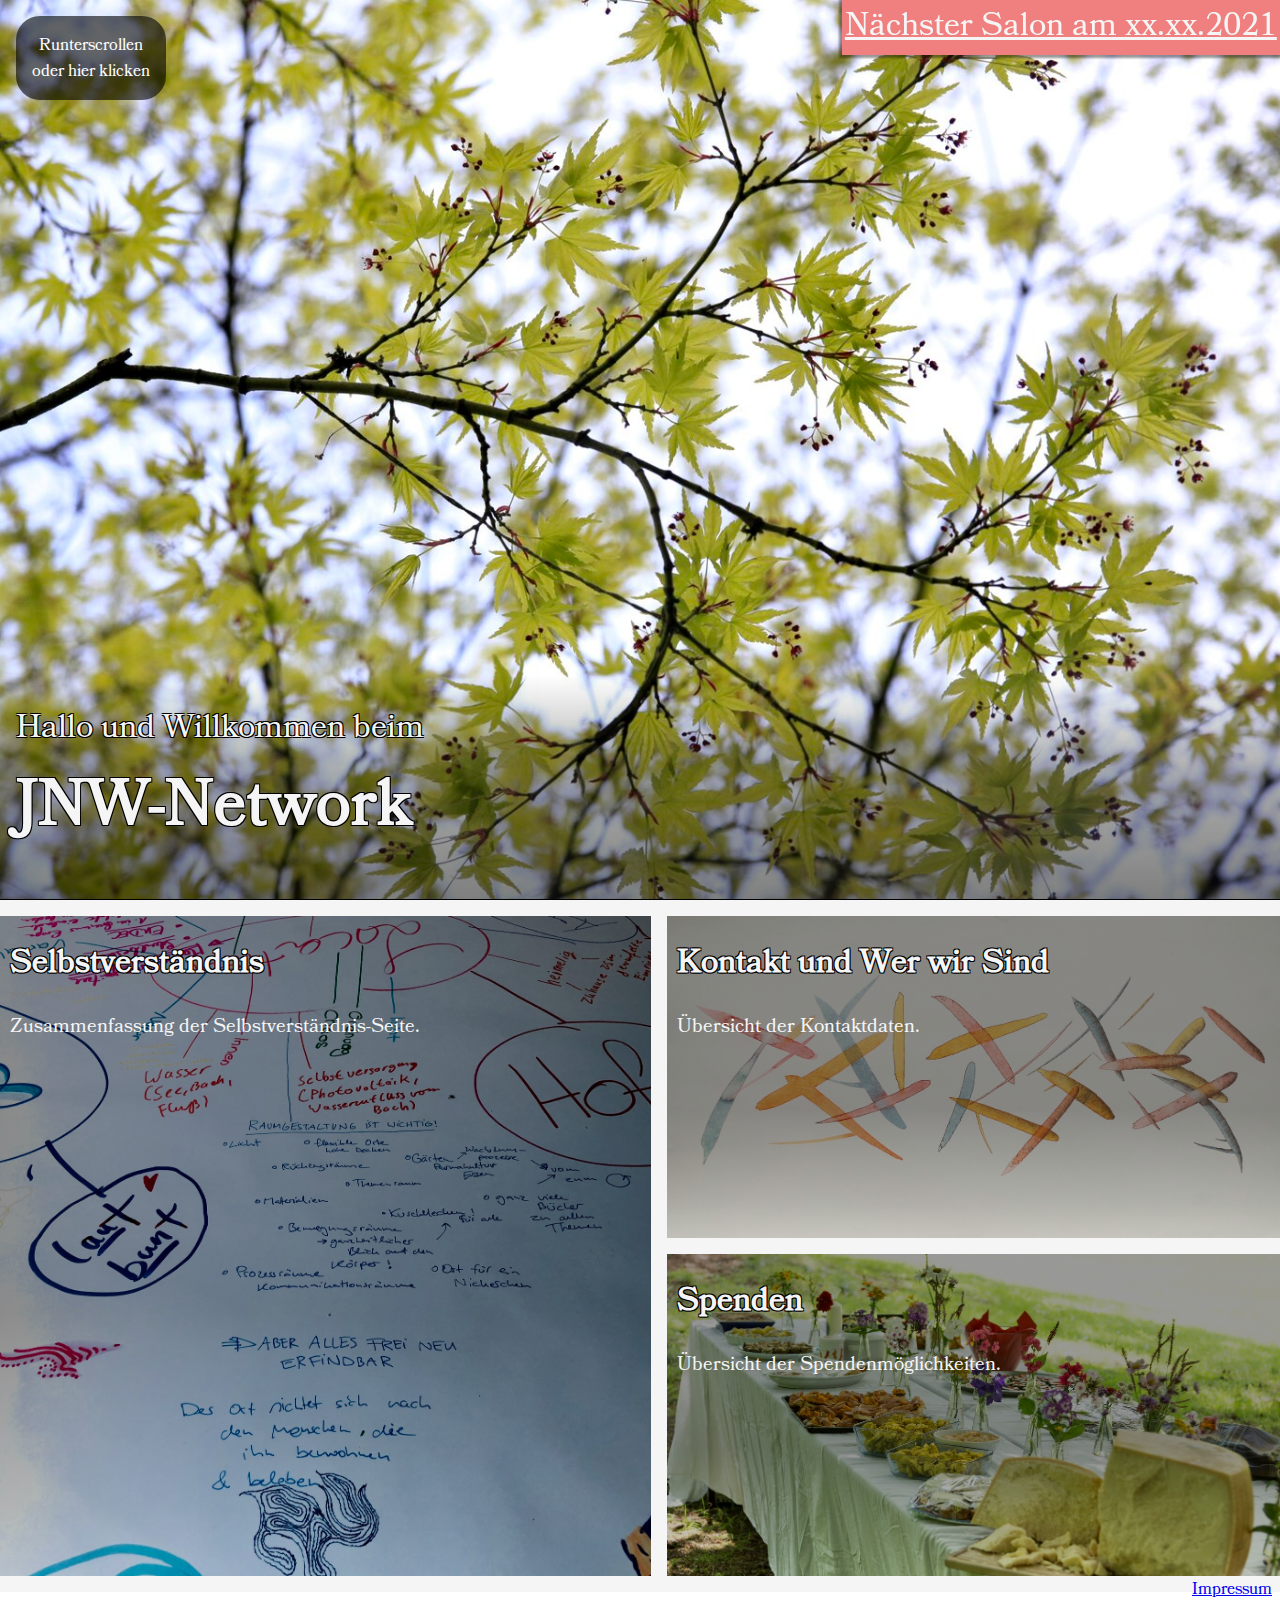
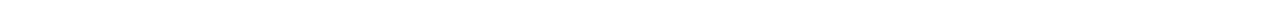
<file: index.html>
<!DOCTYPE html>
<html>
    <head>
        <meta name="viewport" content="width=device-width, initial-scale=1.0">
        <link rel="stylesheet" href="main.css">
        <link rel="stylesheet" href="styles.css">
    </head>
    <body>        
        <div id="header">
            
            <p><a id="scroll-button" href="#homepage">Runterscrollen<br>oder hier klicken</a></p>

            <div id="header-content">
                <span>
                    Hallo und Willkommen beim
                    <h1><a href="">JNW-Network</a></h1>
                </span>
            </div>
            <div id="notification"><a href="../">Nächster Salon am xx.xx.2021</a></div>
        </div>

        <div id="homepage">
            <div class="container" id="large"><span class="description"><h1><a href="selbstverstaendnis/#content">Selbstverständnis</a></h1>Zusammenfassung der Selbstverständnis-Seite.</span></div>
            <div class="container" id="smalltop"><span class="description"><h1><a href="kontakt/#content">Kontakt und Wer wir Sind</a></h1>Übersicht der Kontaktdaten.</span></div>
            <div class="container" id="smallbottom"><span class="description"><h1><a href="spenden/#content">Spenden</a></h1>Übersicht der Spendenmöglichkeiten.</span></div>
        </div>

        <div id="footer">
            <a href="impressum/#content">Impressum</a>
        </div>
    </body>
</html>
</file>
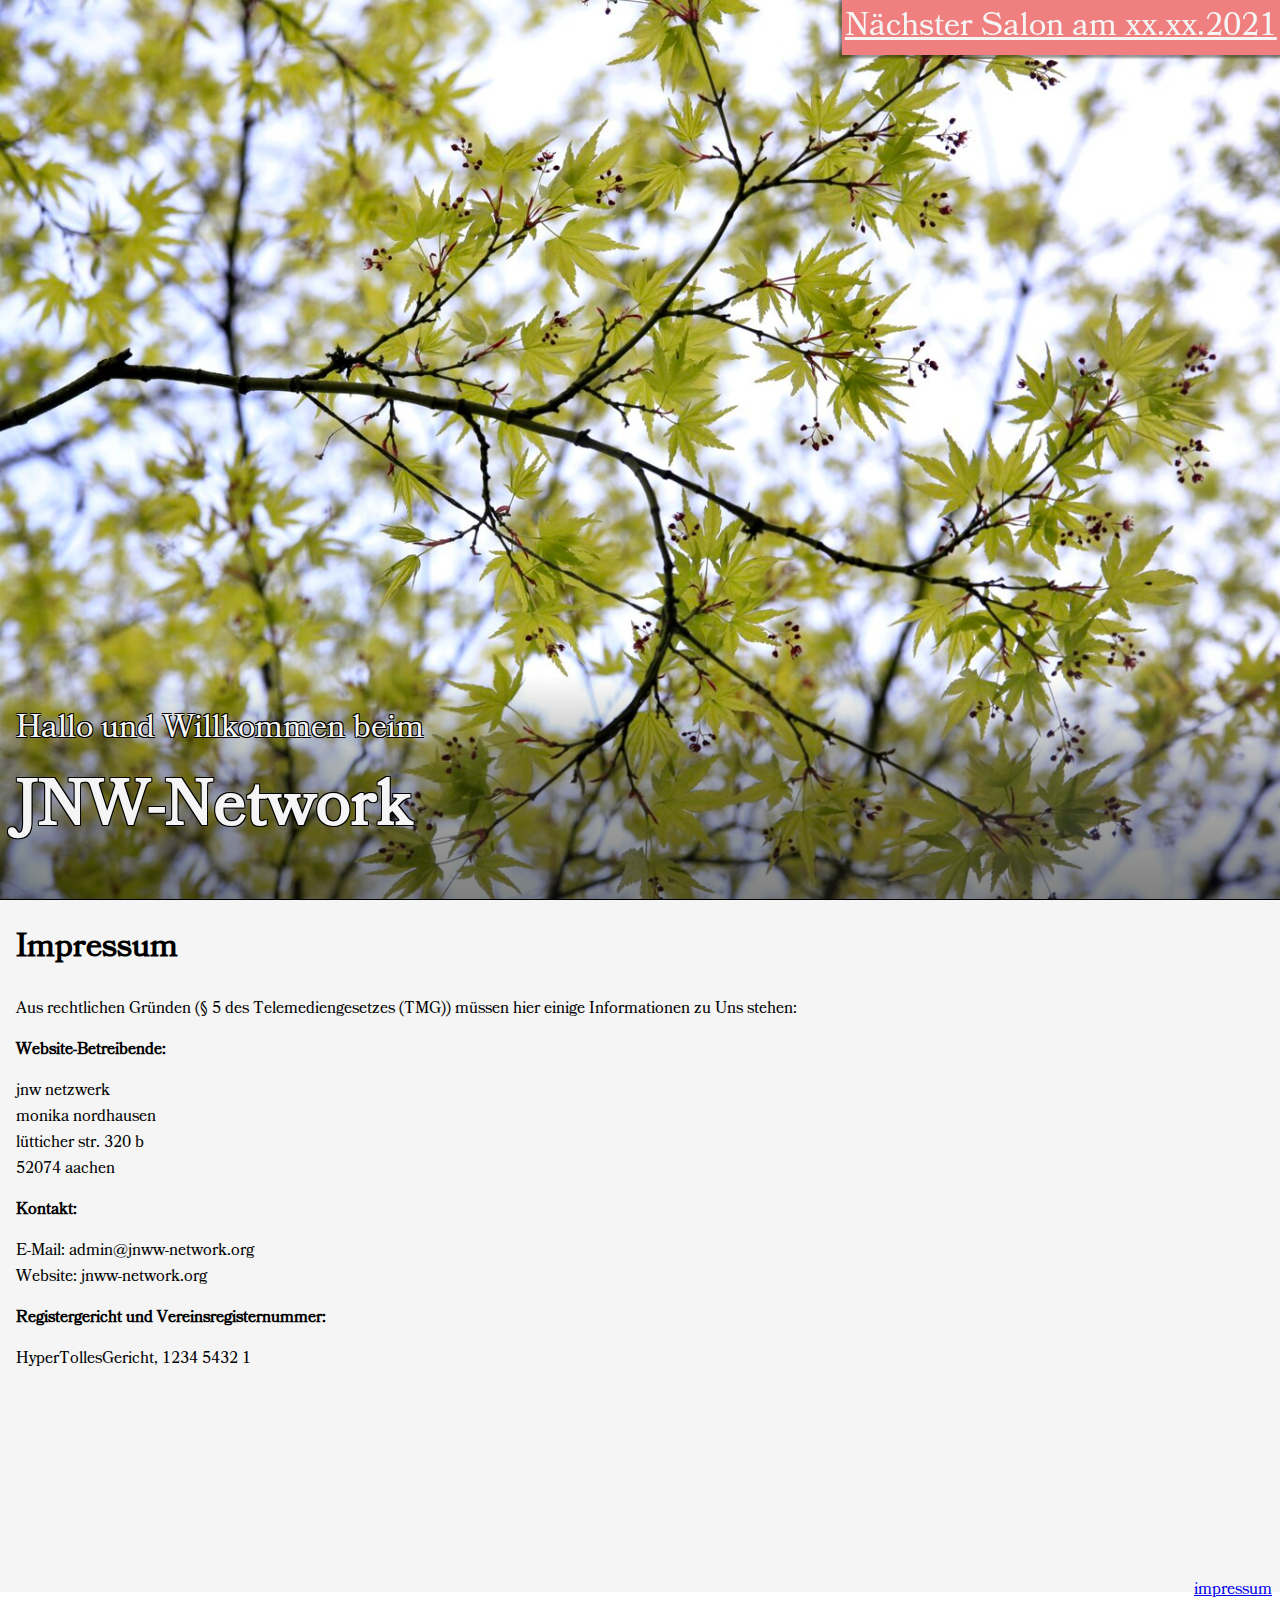
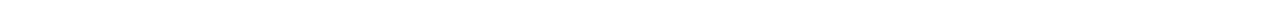
<file: impressum/index.html>
<!DOCTYPE html>
<html>
    <head>
        <meta name="viewport" content="width=device-width, initial-scale=1.0">
        <link rel="stylesheet" href="../main.css">
        <link rel="stylesheet" href="styles.css">
    </head>
    <body>
        <div id="header">
            <div id="header-content">
                <span>
                    Hallo und Willkommen beim
                    <h1><a href="../#homepage">JNW-Network</a></h1>
                </span>
            </div>
            <div id="notification"><a href="">Nächster Salon am xx.xx.2021</a></div>
        </div>
        
        <div id="content">
            <span>
                <h1>Impressum</h1>
                <p>
                    Aus rechtlichen Gründen (§ 5 des Telemediengesetzes (TMG)) müssen hier einige Informationen zu Uns stehen:
                    <p class="impressum-element-title">Website-Betreibende:<br></p>
                    jnw netzwerk<br>
                    monika nordhausen<br>
                    lütticher str. 320 b<br>
                    52074 aachen<br>
                    <p class="impressum-element-title">Kontakt:<br></p>
                    E-Mail: admin@jnww-network.org<br>
                    Website: jnww-network.org<br>
                    <p class="impressum-element-title">Registergericht und Vereinsregisternummer:<br></p>
                    HyperTollesGericht, 1234 5432 1           
                </p>  
            </span>
        </div>

        <div id="footer">
            <a href="../impressum/#content">impressum</a>
        </div>
    </body>
</html>
</file>
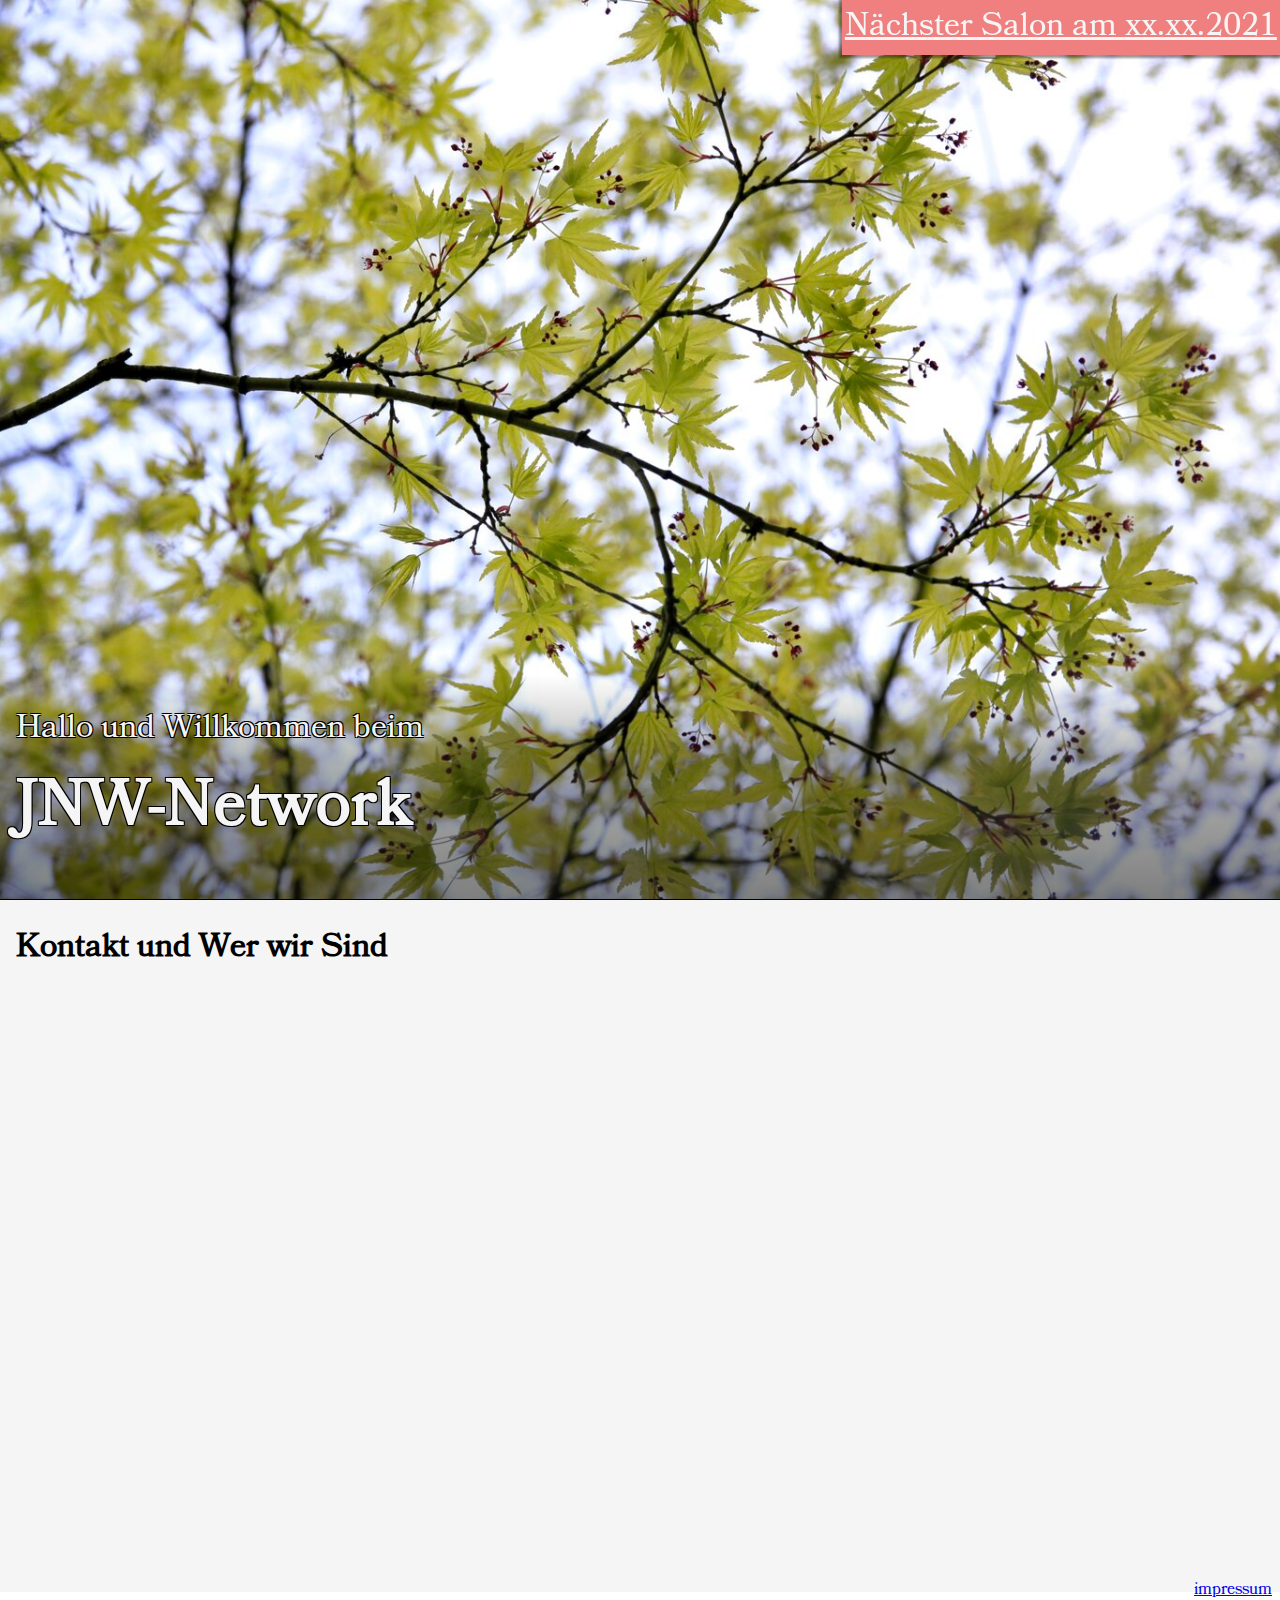
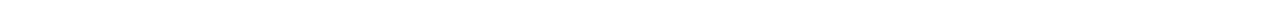
<file: kontakt/index.html>
<!DOCTYPE html>
<html>
    <head>
        <meta name="viewport" content="width=device-width, initial-scale=1.0">
        <link rel="stylesheet" href="../main.css">
    </head>
    <body>
        <div id="header">
            <div id="header-content">
                <span>
                    Hallo und Willkommen beim
                    <h1><a href="../#homepage">JNW-Network</a></h1>
                </span>
            </div>
            <div id="notification"><a href="">Nächster Salon am xx.xx.2021</a></div>
        </div>

        <div id="content">
            <span>
                <h1>Kontakt und Wer wir Sind</h1>
            </span>
        </div>

        <div id="footer">
            <a href="../impressum/#content">impressum</a>
        </div>
    </body>
</html>
</file>
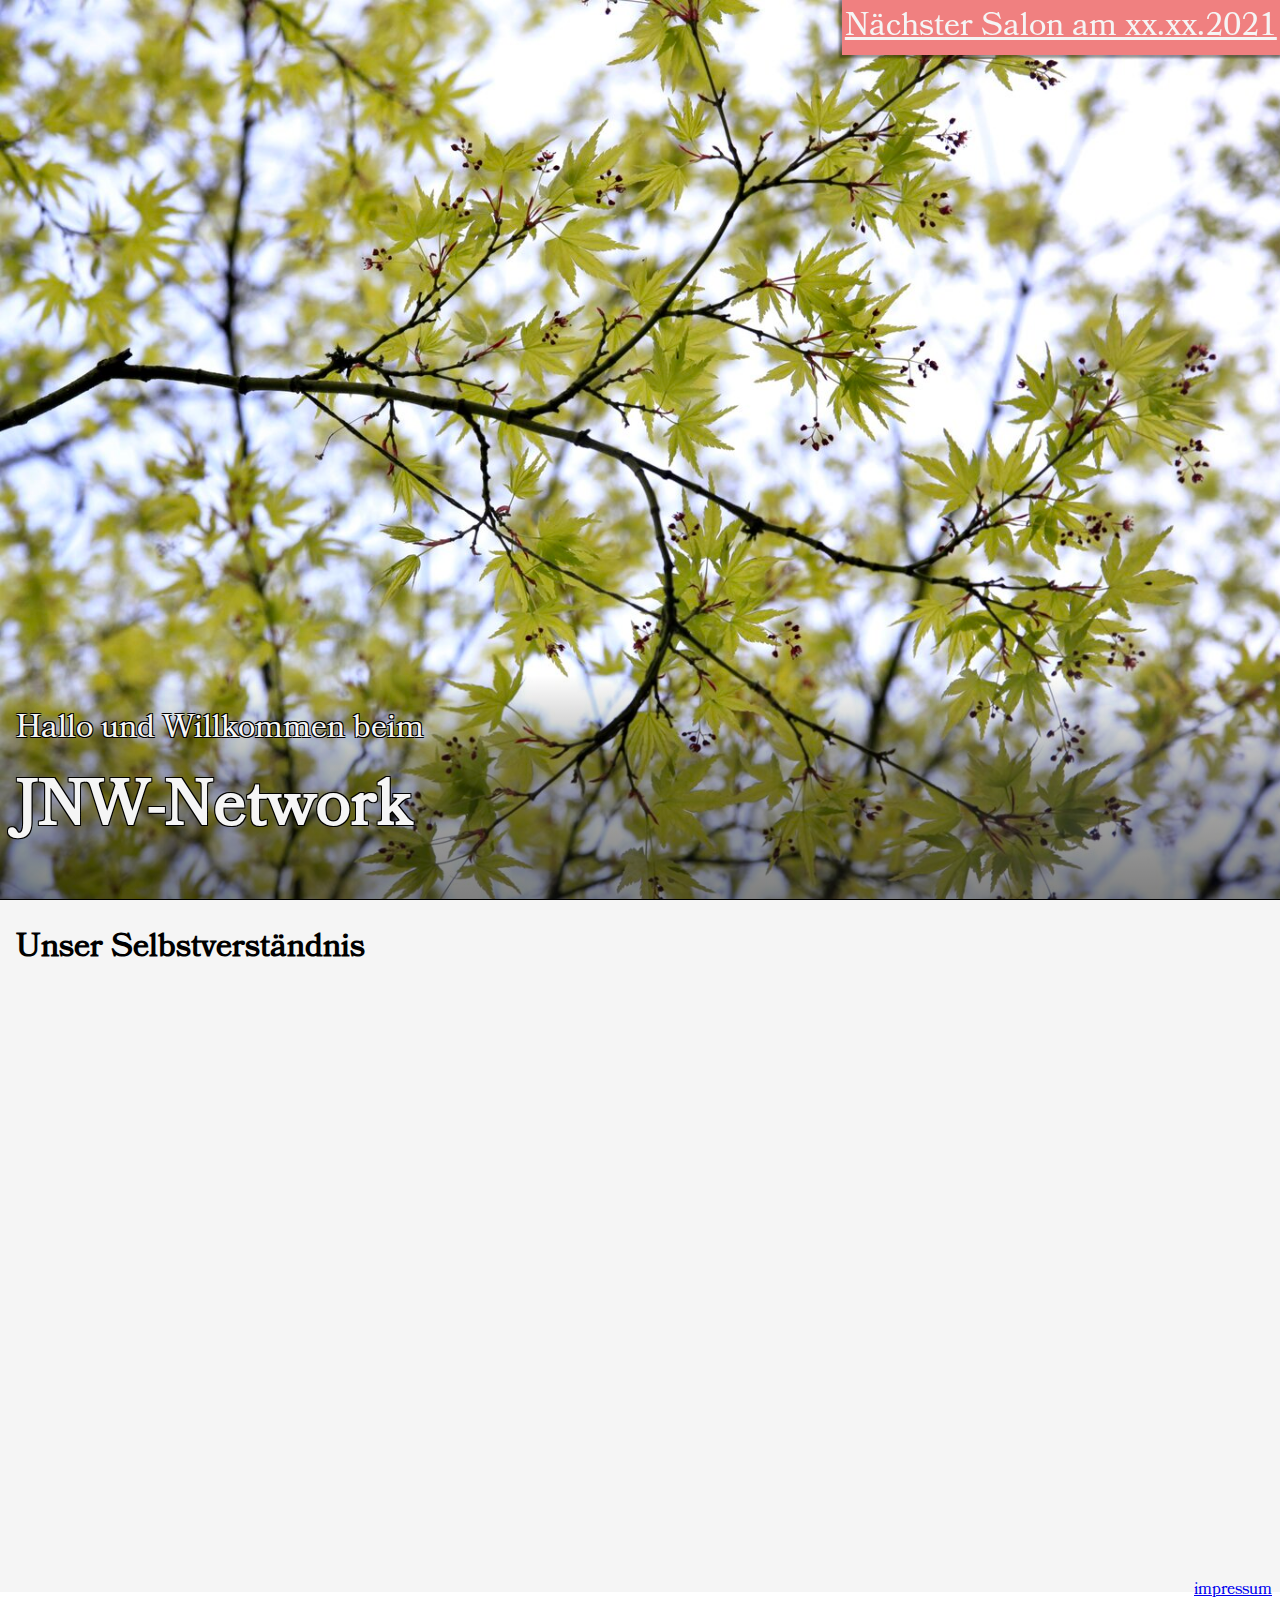
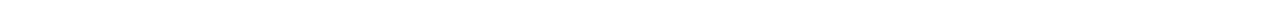
<file: selbstverstaendnis/index.html>
<!DOCTYPE html>
<html>
    <head>
        <meta name="viewport" content="width=device-width, initial-scale=1.0">
        <link rel="stylesheet" href="../main.css">
    </head>
    <body>
        <div id="header">
            <div id="header-content">
                <span>
                    Hallo und Willkommen beim
                    <h1><a href="../#homepage">JNW-Network</a></h1>
                </span>
            </div>
            <div id="notification"><a href="">Nächster Salon am xx.xx.2021</a></div>
        </div>

        <div id="content">
            <span>
                <h1>Unser Selbstverständnis</h1>
            </span>
        </div>

        <div id="footer">
            <a href="../impressum/#content">impressum</a>
        </div>
    </body>
</html>
</file>
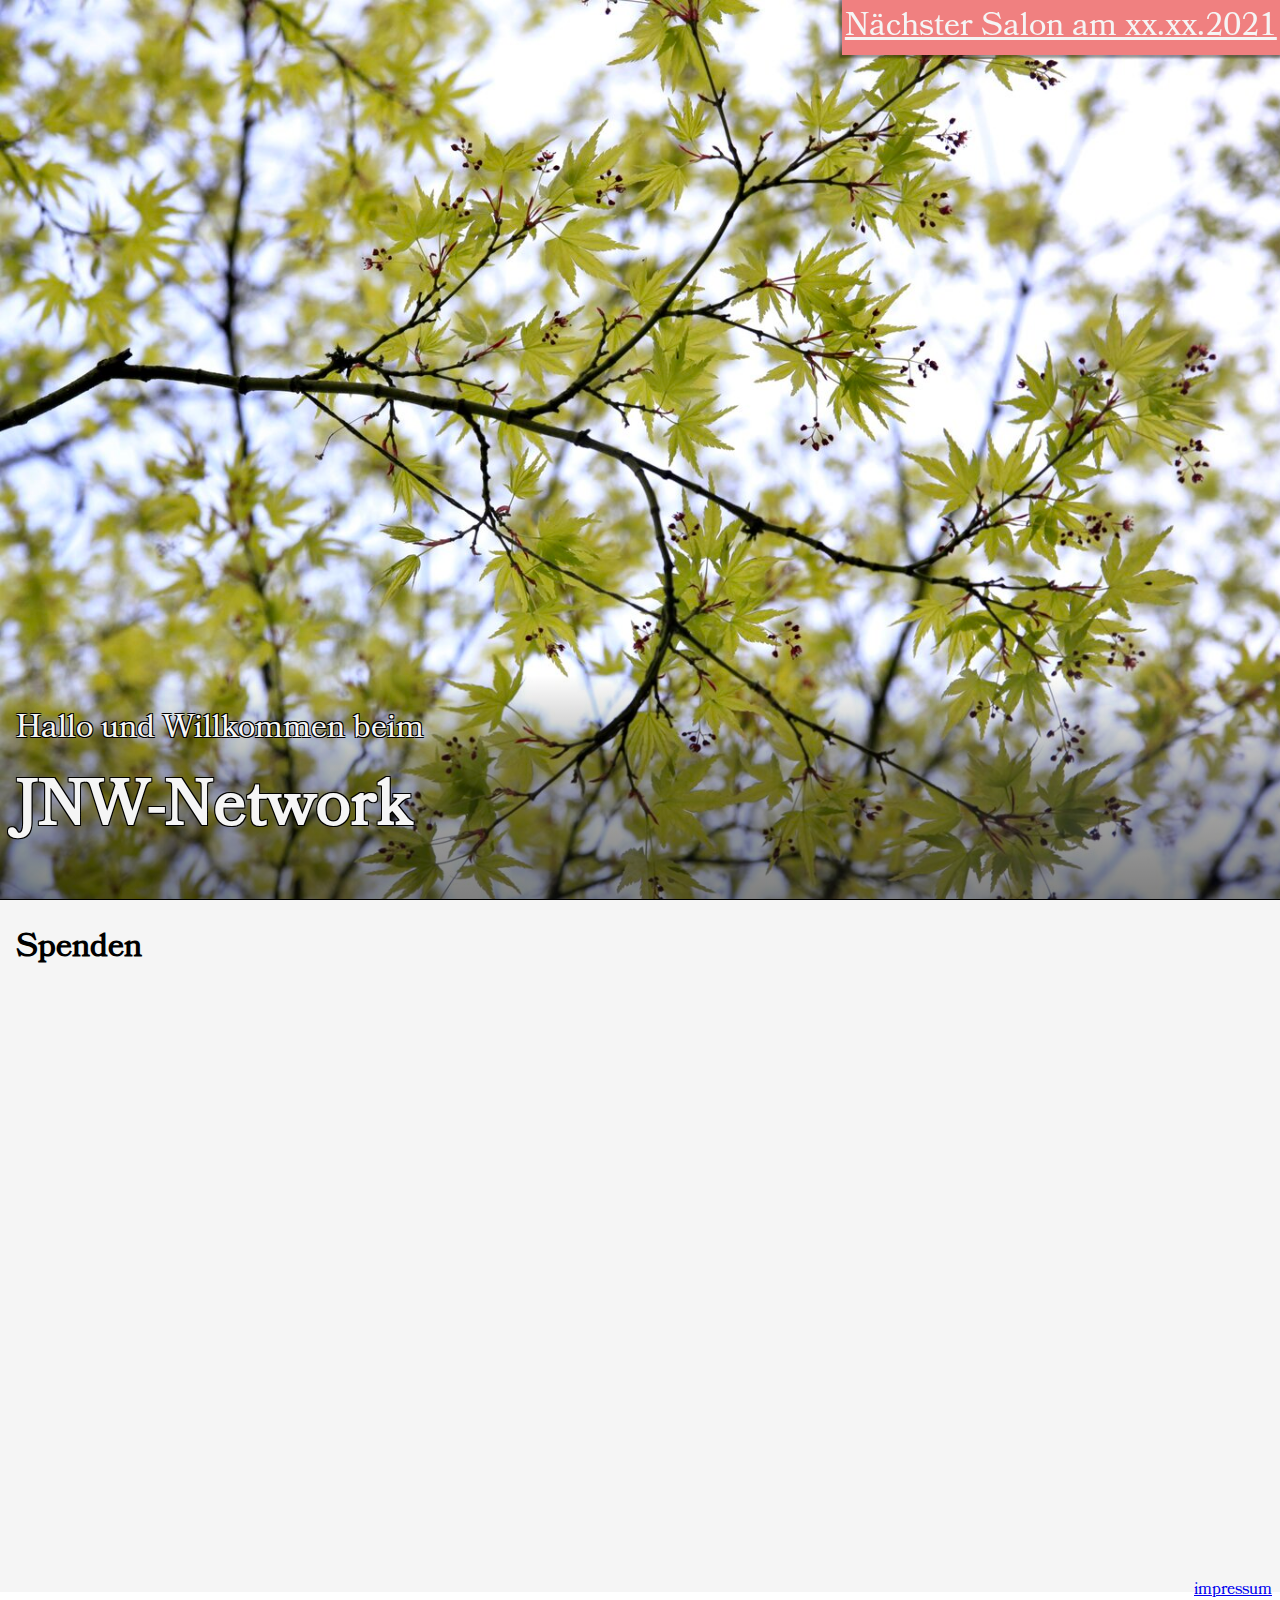
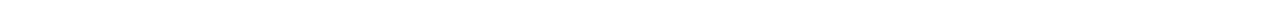
<file: spenden/index.html>
<!DOCTYPE html>
<html>
    <head>
        <meta name="viewport" content="width=device-width, initial-scale=1.0">
        <link rel="stylesheet" href="../main.css">
    </head>
    <body>
        <div id="header">
            <div id="header-content">
                <span>
                    Hallo und Willkommen beim
                    <h1><a href="../#homepage">JNW-Network</a></h1>
                </span>
            </div>
            <div id="notification"><a href="">Nächster Salon am xx.xx.2021</a></div>
        </div>

        <div id="content">
            <span>
                <h1>Spenden</h1>
            </span>
        </div>

        <div id="footer">
            <a href="../impressum/#content">impressum</a>
        </div>
    </body>
</html>
</file>
<file: main.css>
@font-face {
    font-family: mainFont;
    src: url(resources/bookmania_regular.otf);
}

html, body {
    height: 100%;
    scroll-behavior: smooth;
}

body {
    margin:0;
    font-family: mainFont;
}

#header {
    background-image: url("resources/background.jpeg");
    background-repeat: no-repeat;
    background-attachment: fixed;
    background-position: left;
    background-size: cover;
    width: 100%;
    height: 100%;
    display: flex;
}

#header-content {
    align-self: flex-end;
    bottom:0;
    left:0;
    height: 14rem;
    display: flex;
    width: 100%;
    background: rgb(0,0,0);
    background: linear-gradient(0deg, rgba(0,0,0,0.5) 0%, rgba(0,0,0,0.3) 60%, rgba(0,0,0,0.0) 100%);
    border-bottom: black 1px solid;
}

#header-content span {
    align-self: flex-end;
    color: whitesmoke;
    padding: 1rem;
    padding-bottom: 2rem;
    font-size: 2rem;
    text-shadow:
    -1px -1px 0 #000,
    1px -1px 0 #000,
    -1px 1px 0 #000,
    1px 1px 0 #000;
}

#header-content h1 {
    padding:0;
    padding-bottom: 0.5rem;
    margin:0;
    font-size: 4rem;
}

h1 a {
    color:whitesmoke;
    text-decoration: none;
    text-shadow:
    -1px -1px 0 #000,
    1px -1px 0 #000,
    -1px 1px 0 #000,
    1px 1px 0 #000;  
}

#notification {
    position: fixed;
    top:0;
    right:0;
    font-size: 2rem;
    background-color: lightcoral;
    padding-left:0.2rem;
    padding-bottom: 0.2rem;
    padding-right: 0.2rem;
    box-shadow: -1px 1px 2px 2px rgba(0,0,0,0.4);
}

#notification a {
    color:whitesmoke;
    text-decoration: underline;
}

#content {
    background-color: whitesmoke;
    height: calc(100vh - 14rem);
    display: flex;
    
    padding-left: 1rem;
    padding-right: 1rem;
}

#footer {
    height: 1rem;
    background-color: whitesmoke;
    text-align: right;
    text-decoration: none;
    margin:0;
    padding:0;
    padding-right: 0.5rem;
}
</file>
<file: styles.css>
#scroll-button{
    text-decoration: none;
    text-align: center;
    color: white;
    background-color: rgba(0,0,0,0.6);
    border-radius: 1.5em;

    position: absolute;
    top: 1em;
    left: 1em;

    padding: 1em;
}

#homepage {
    background-color: whitesmoke;
    height: calc(100vh - 14rem);
    display: grid;
    grid-template-columns: auto auto;
}

#homepage .container {
    display: inline-grid;
    font-size: 1.2rem;
    color:whitesmoke;
}

#homepage .container h1 {
    font-size: 2rem;
    color:whitesmoke;
}

#homepage .container .description {
    padding-left: 0.5em;
    padding-right: 0.5em;
    background: linear-gradient(0deg, rgba(0,0,0,0.1) 0%, rgba(0,0,0,0.2) 10%, rgba(0,0,0,0.4) 40%);
}

#homepage #large {
    background-image:url("resources/selbst.jpeg");
    background-repeat: no-repeat;
    background-position: left;
    background-size: cover;
    grid-column-start: 1;
    grid-column-end: 2;
    grid-row-start: 1;
    grid-row-end: 3;
    margin:1rem 0.5rem 0 0;
}

#homepage #smalltop {
    background-image:url("resources/kontakt.jpg");
    background-repeat: no-repeat;
    background-position: left;
    background-size: cover;
    grid-column-start: 2;
    grid-column-end: 3;
    grid-row-start: 1;
    grid-row-end: 2;
    margin:1rem 0 0.5rem 0.5rem;
}

#homepage #smallbottom {
    background-image:url("resources/spenden.jpg");
    background-repeat: no-repeat;
    background-position: left;
    background-size: cover;
    grid-column-start: 2;
    grid-column-end: 3;
    grid-row-start: 2;
    grid-row-end: 3;
    margin: 0.5rem 0 0 0.5rem;
}

@media (max-width: 800px) {
    #homepage { 
        display: flex;
        flex-direction: column;
    }
    
    #homepage #large {
        flex: 2;
        margin-left: 0;
        margin-right: 0;
    }

    #homepage #smalltop {
        flex: 1;
        margin-left: 0;
        margin-right: 0;
    }
    #homepage #smallbottom {
        flex: 1;
        margin-left: 0;
        margin-right: 0;
    }
 }
</file>
<file: impressum/styles.css>
.impressum-element-title{
    line-height: 1.5rem;
    font-weight: bold;
}
</file>
